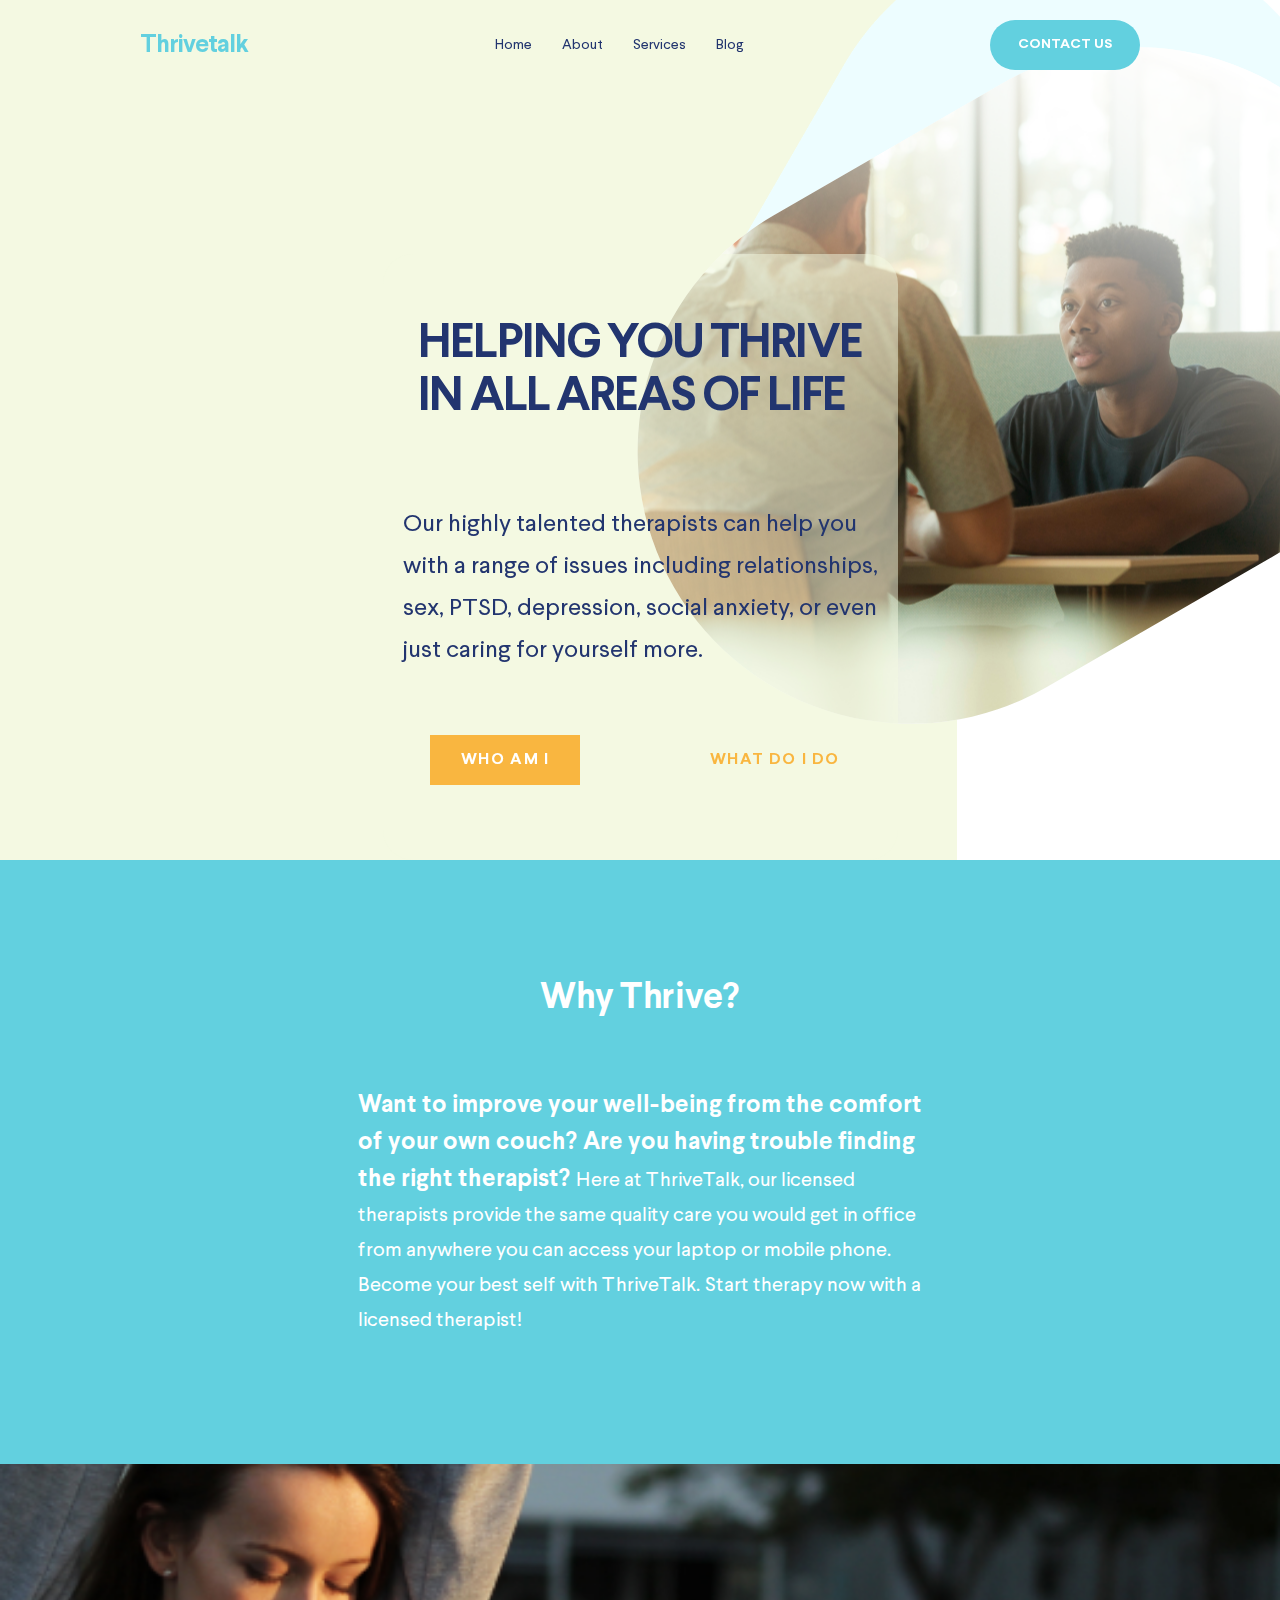
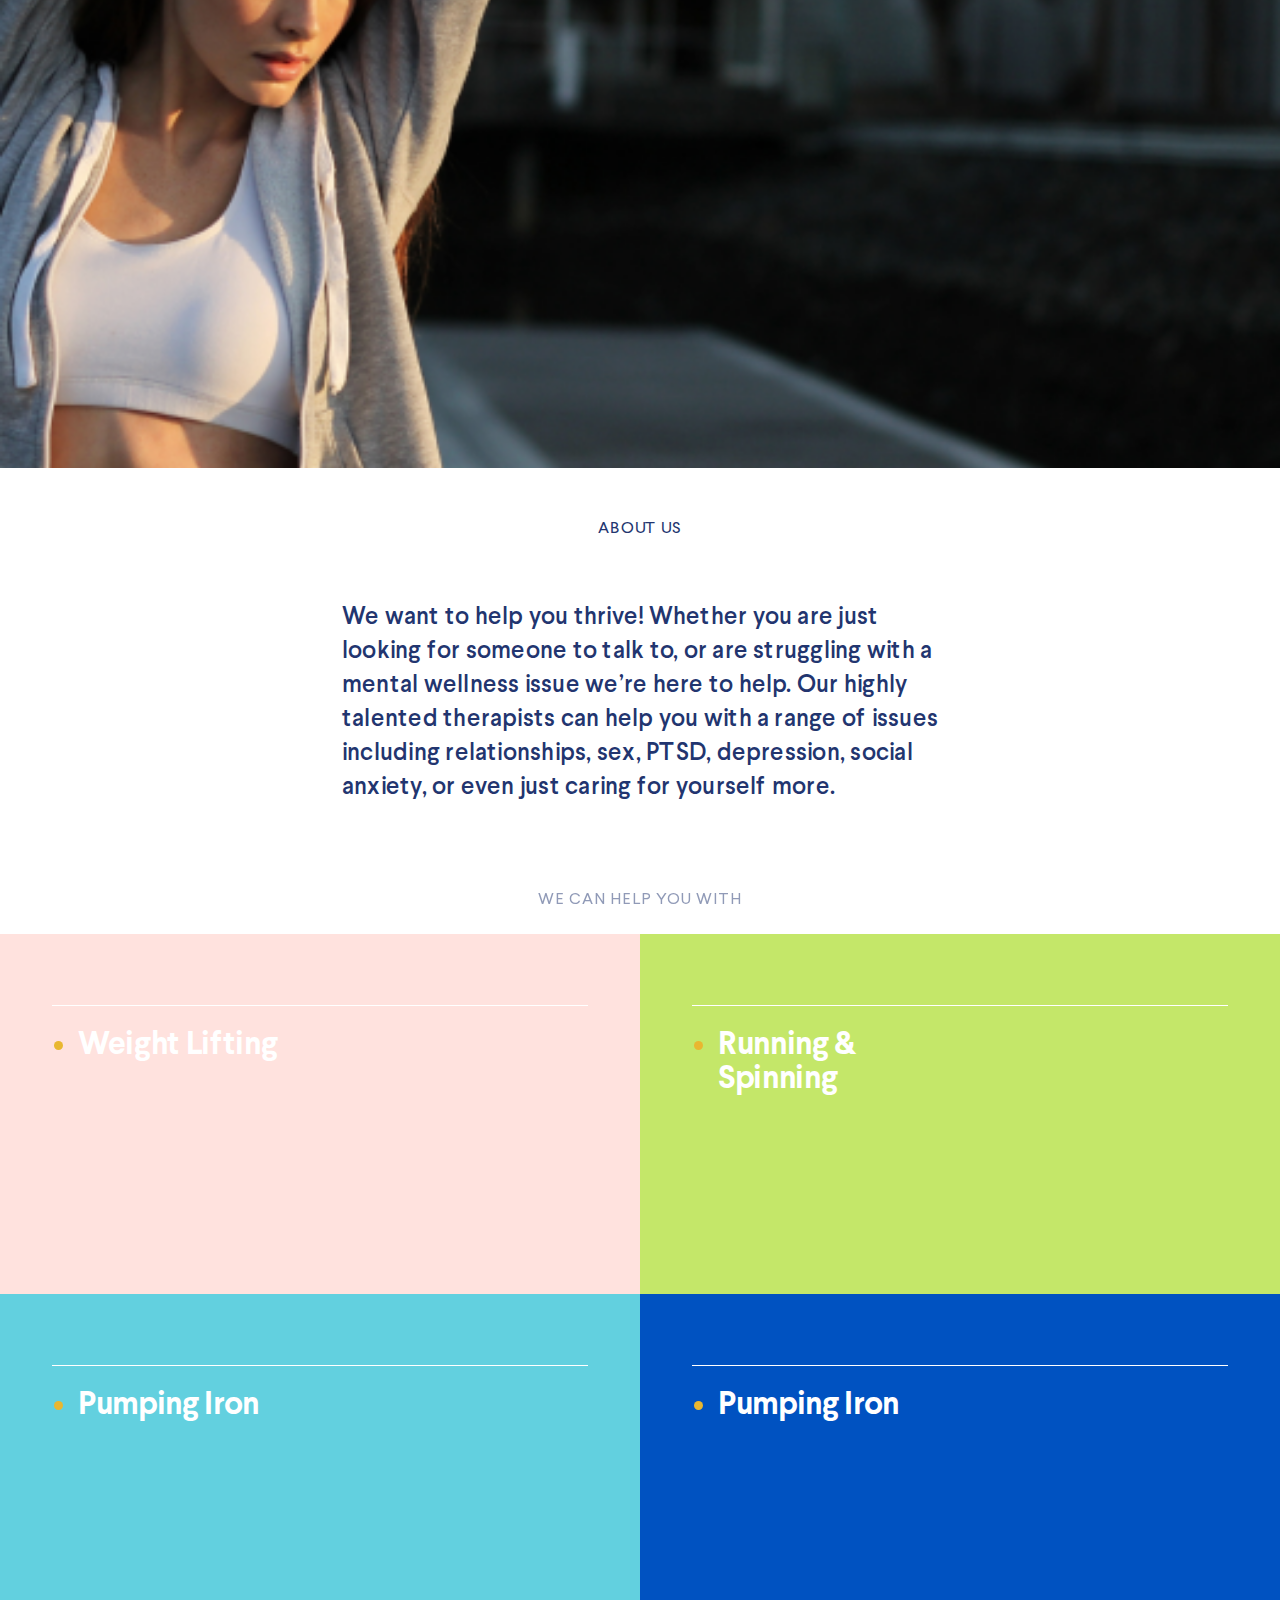
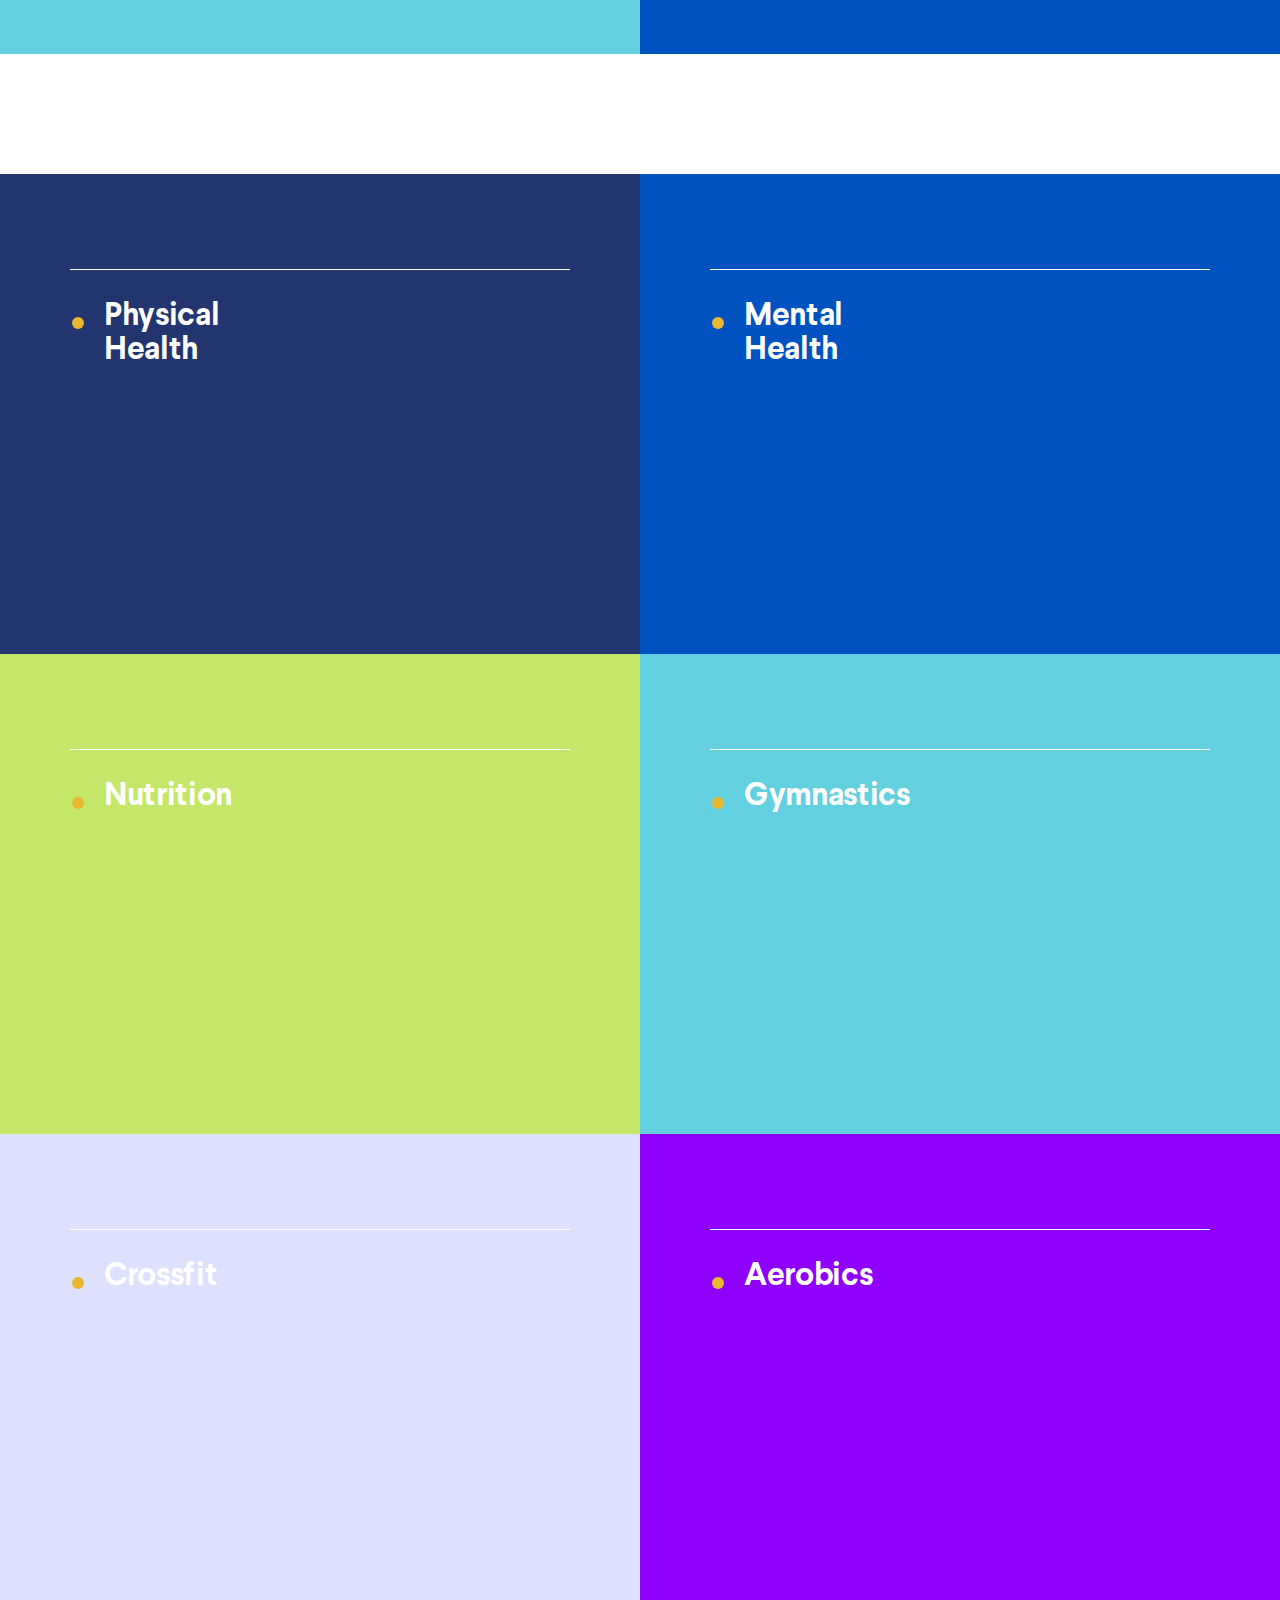
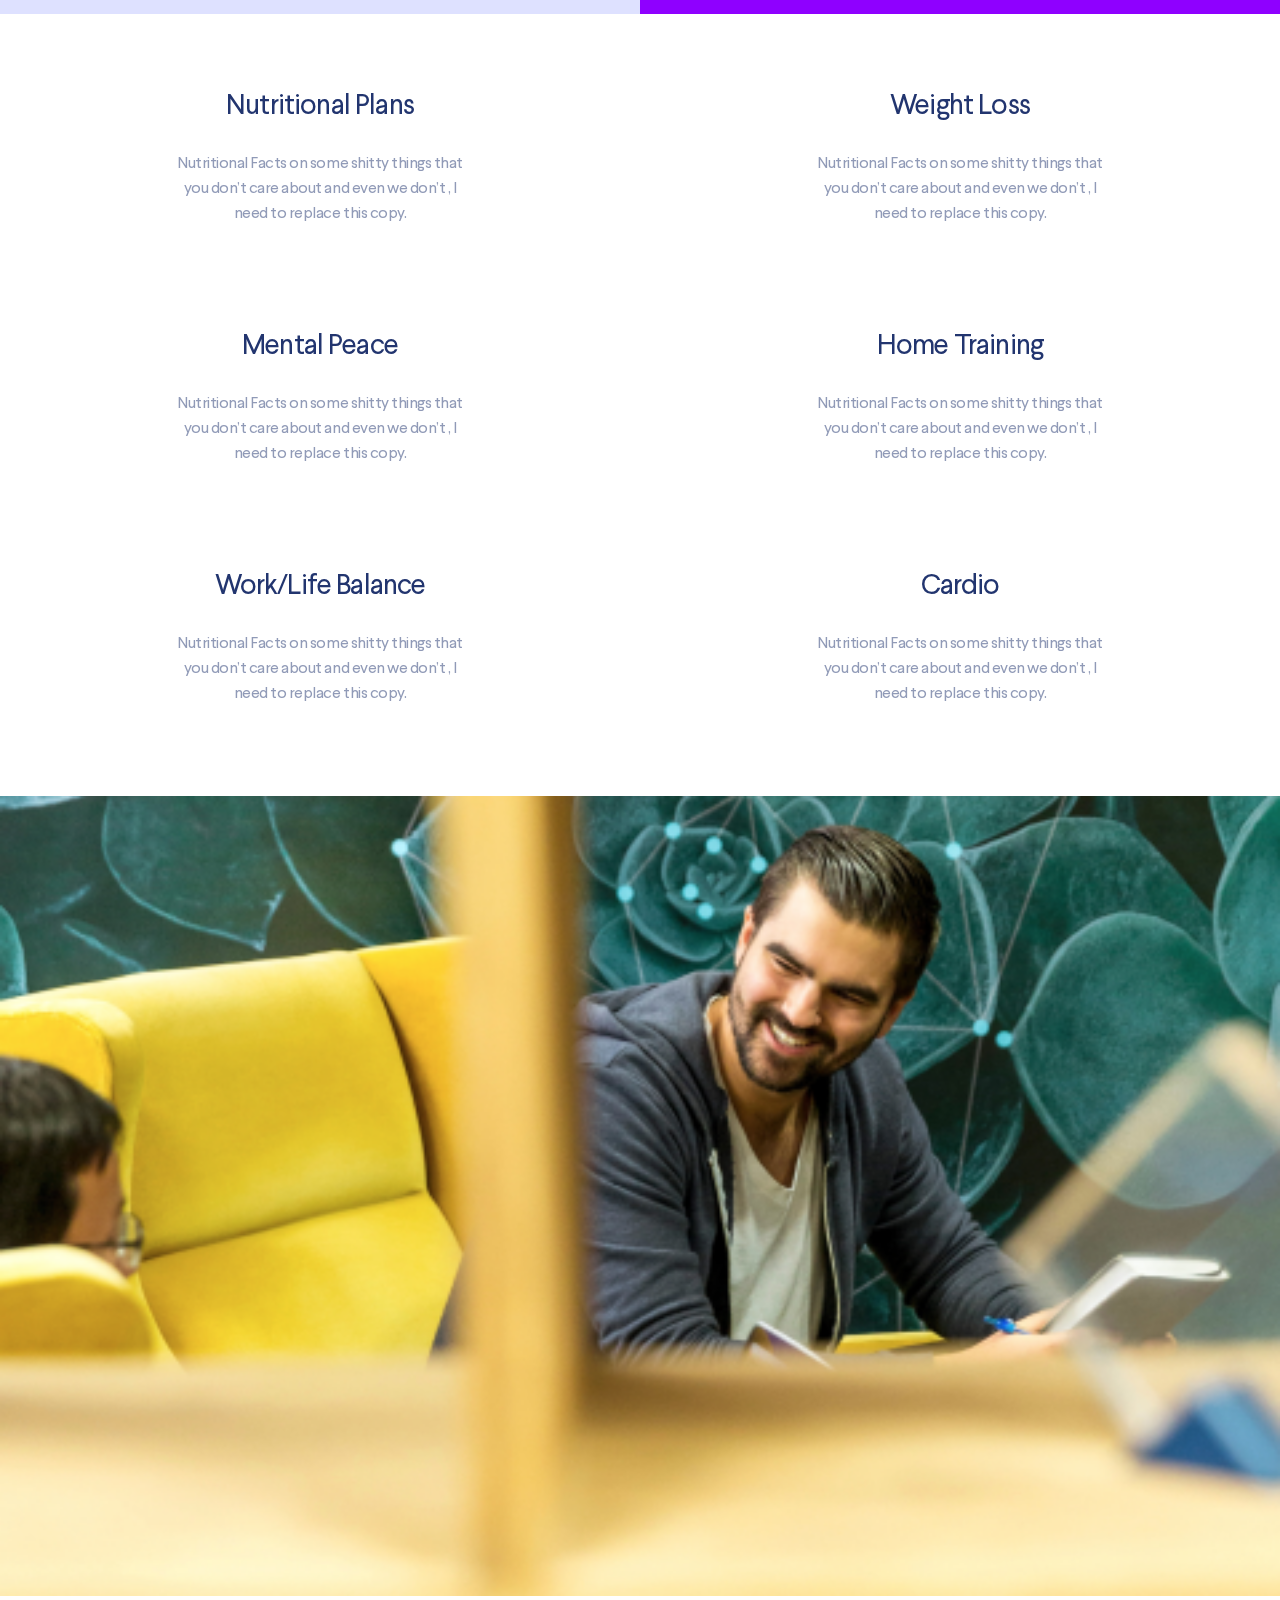
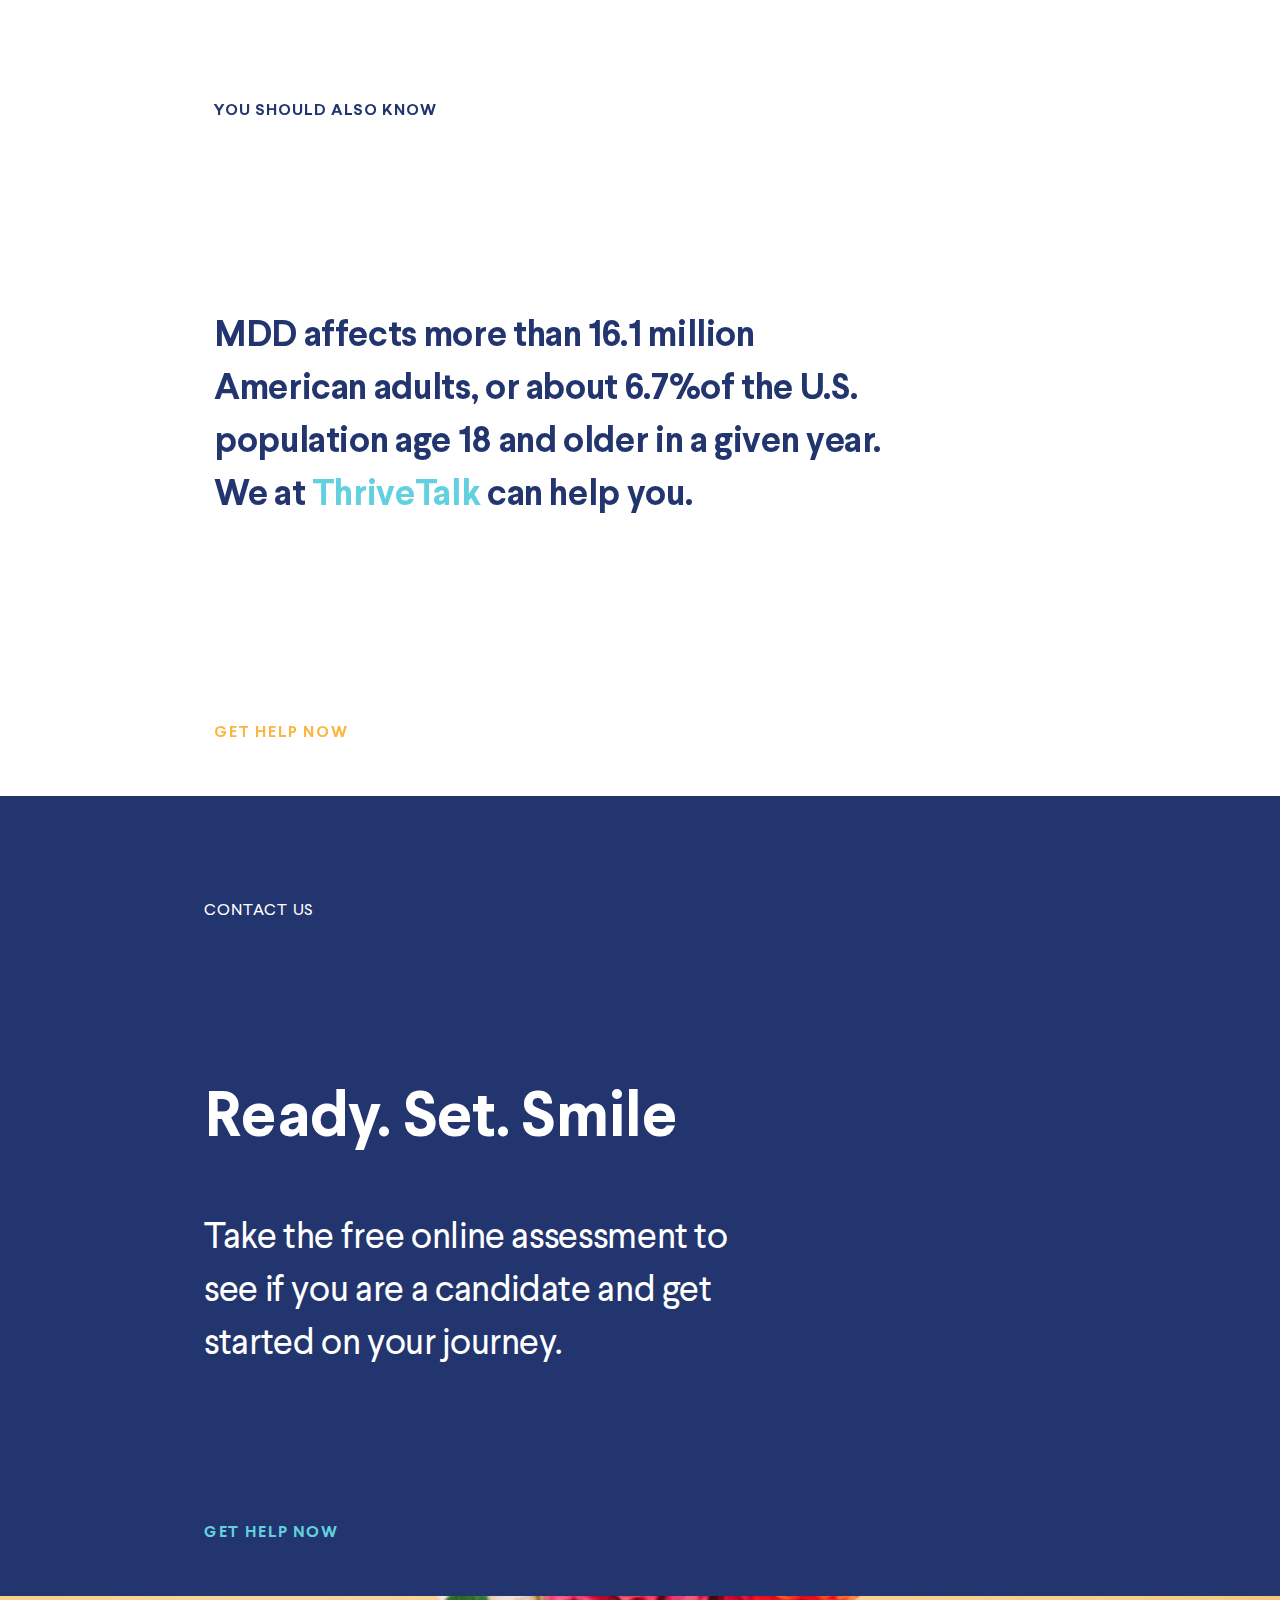
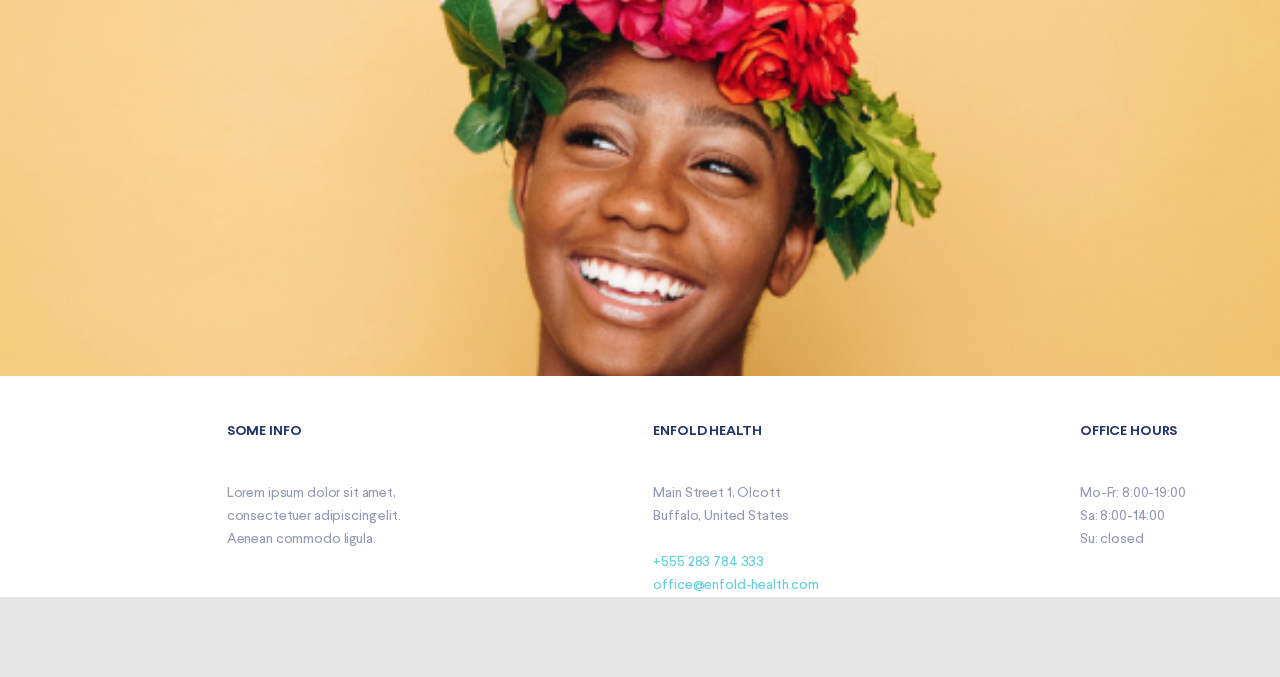
<file: index.html>
<!DOCTYPE html><html lang="en"><head><meta charset="UTF-8"><meta name="viewport" content="width=device-width, initial-scale=1.0"><title>Thrivetalk</title><link rel="stylesheet" href="main.5fa587e5.css"></head><body> <header class="header"> <div class="menu header__menu"> <a href="#" class="menu__logo">Thrivetalk</a> <input type="checkbox" name="toggle" id="menu" class="menu__hamburger"> <label for="menu" class="menu__label"> <span class="menu__icon"></span> </label> <nav class="nav menu__nav"> <ul class="nav__list"> <li class="nav__item"> <a href="#" class="nav__link">Home</a> </li> <li class="nav__item"> <a href="#1" class="nav__link">About</a> </li> <li class="nav__item"> <a href="#2" class="nav__link">Services</a> </li> <li class="nav__item"> <a href="#3" class="nav__link">Blog</a> </li> </ul> </nav> <a href="#4" class="menu__button">Contact us</a> </div> <section class="heading"> <div class="intro heading__intro"> <a href="#" class="intro__logo">Thrivetalk</a> <h1 class="intro__title">Helping you thrive<br>in all areas of life</h1> <p class="intro__text"> Our highly talented therapists can help you<br> with a range of issues including relationships,<br> sex, PTSD, depression, social anxiety, or even<br> just caring for yourself more. </p> <div class="intro__buttons"> <a href="#" class="intro__button">Who am i</a> <a href="#" class="intro__button intro__button--secondary">What do i do</a> </div> </div> <div class="heading__picture-back"></div> <div class="heading__picture-shadow"></div> <div class="heading__picture"> <div class="heading__image"></div> </div> </section> </header> <main> <section class="why-thrive"> <div class="why-thrive__info"> <h2 class="why-thrive__title">Why Thrive?</h2> <p class="why-thrive__text"> <span class="why-thrive__text--bold"> Want to improve your well-being from the comfort<br> of your own couch? Are you having trouble finding<br> the right therapist? </span> Here at ThriveTalk, our licensed<br> therapists provide the same quality care you would get in office<br> from anywhere you can access your laptop or mobile phone.<br> Become your best self with ThriveTalk. Start therapy now with a<br> licensed therapist! </p> </div> <div class="why-thrive__picture"></div> </section> <section class="about-us" id="1"> <h3 class="about-us__title">about us</h3> <p class="about-us__text"> We want to help you thrive! Whether you are just<br> looking for someone to talk to, or are struggling with a<br> mental wellness issue we’re here to help. Our highly<br> talented therapists can help you with a range of issues<br> including relationships, sex, PTSD, depression, social<br> anxiety, or even just caring for yourself more. </p> </section> <section class="help"> <h3 class="help__title">we can help you with</h3> <div class="help__info"> <a href="#" class="help__card"> <div class="help__shadow"></div> <div class="help__text">Weight Lifting</div> </a> <a href="#" class="help__card"> <div class="help__shadow"></div> <div class="help__text">Running &<br>Spinning</div> </a> <a href="#" class="help__card"> <div class="help__shadow"></div> <div class="help__text">Pumping Iron</div> </a> <a href="#" class="help__card"> <div class="help__shadow"></div> <div class="help__text">Pumping Iron</div> </a> </div> </section> <section class="cards" id="2"> <a href="#" class="cards__item cards__item--physical"> <div class="cards__shadow"></div> <div class="cards__text">Physical<br>Health</div> </a> <a href="#" class="cards__item cards__item--mental"> <div class="cards__shadow"></div> <div class="cards__text">Mental<br>Health</div> </a> <a href="#" class="cards__item cards__item--nutrition"> <div class="cards__shadow"></div> <div class="cards__text">Nutrition</div> </a> <a href="#" class="cards__item cards__item--gymnastics"> <div class="cards__shadow"></div> <div class="cards__text">Gymnastics</div> </a> <a href="#" class="cards__item cards__item--crossfit"> <div class="cards__shadow"></div> <div class="cards__text">Crossfit</div> </a> <a href="#" class="cards__item cards__item--aerobics"> <div class="cards__shadow"></div> <div class="cards__text">Aerobics</div> </a> </section> <section class="description cards__description"> <div class="description__item"> <h2 class="description__title">Nutritional Plans</h2> <p class="description__text"> Nutritional Facts on some shitty things that<br> you don’t care about and even we don’t , I<br> need to replace this copy. </p> </div> <div class="description__item"> <h2 class="description__title">Weight Loss</h2> <p class="description__text"> Nutritional Facts on some shitty things that<br> you don’t care about and even we don’t , I<br> need to replace this copy. </p> </div> <div class="description__item"> <h2 class="description__title">Mental Peace</h2> <p class="description__text"> Nutritional Facts on some shitty things that<br> you don’t care about and even we don’t , I<br> need to replace this copy. </p> </div> <div class="description__item"> <h2 class="description__title">Home Training</h2> <p class="description__text"> Nutritional Facts on some shitty things that<br> you don’t care about and even we don’t , I<br> need to replace this copy. </p> </div> <div class="description__item"> <h2 class="description__title">Work/Life Balance</h2> <p class="description__text"> Nutritional Facts on some shitty things that<br> you don’t care about and even we don’t , I<br> need to replace this copy. </p> </div> <div class="description__item"> <h2 class="description__title">Cardio</h2> <p class="description__text"> Nutritional Facts on some shitty things that<br> you don’t care about and even we don’t , I<br> need to replace this copy. </p> </div> </section> <section class="should description__should" id="3"> <div class="should__picture"></div> <div class="should__info"> <h3 class="should__title">you should also know</h3> <p class="should__text"> MDD affects more than 16.1 million<br> American adults, or about 6.7%of the U.S.<br> population age 18 and older in a given year.<br> We at <span class="should__text--selected">ThriveTalk</span> can help you. </p> <a href="#" class="should__link">get help now</a> </div> </section> <section class="contact"> <div class="contact__wrapper"> <div class="contact__info"> <h3 class="contact__title">contact us</h3> <p class="contact__slogan">Ready. Set. Smile</p> <p class="contact__text"> Take the free online assessment to<br> see if you are a candidate and get<br> started on your journey. </p> </div> <div class="contact__link-wrapper"> <a href="#" class="contact__link">get help now</a> </div> </div> <div class="contact__picture"></div> </section> <section class="information" id="4"> <img src="information.84b4a6bc.png" alt="picture with a smiling girl" class="information__picture"> <div class="information__item"> <h3 class="information__title">some info</h3> <p class="information__text"> Lorem ipsum dolor sit amet,<br> consectetuer adipiscing elit.<br> Aenean commodo ligula. </p> </div> <div class="information__item"> <h3 class="information__title">enfold health</h3> <p class="information__text"> Main Street 1, Olcott<br> Buffalo, United States<br> <br> <a href="tel:+555 283 784 333" class="information__link">+555 283 784 333</a><br> <a href="mailto:office@enfold-health.com" class="information__link">office@enfold-health.com</a> </p> </div> <div class="information__item"> <h3 class="information__title">office hours</h3> <p class="information__text"> Mo-Fr: 8:00-19:00<br> Sa: 8:00-14:00<br> Su: closed </p> </div> </section> </main> <footer class="footer"> <span class="footer__icon">©</span> <span class="footer__text">Copyright - ThriveTalk 2017</span> </footer> <script type="text/javascript" src="main.b2b0b56a.js"></script> </body></html>
</file>
<file: main.5fa587e5.css>
@font-face{font-family:Larsseit;src:url(Larsseit.9c64543d.woff) format("woff");font-weight:400;font-style:normal}@font-face{font-family:Larsseit;src:url(Larsseit-Medium.020f33fe.woff) format("woff");font-weight:500;font-style:normal}@font-face{font-family:Larsseit;src:url(Larsseit-Bold.e43b77ae.woff) format("woff");font-weight:700;font-style:normal}body{font-family:Larsseit,sans-serif;font-weight:400;margin:0 auto}h1,h2,h3,li,p,ul{margin:0;padding:0}a{margin:0;text-decoration:none}*{box-sizing:border-box}html{background:#e5e5e5;scroll-behavior:smooth}body{max-width:1440px}.header{position:relative;z-index:0;background-color:#f4f9e2;overflow:hidden}.header__menu{margin-bottom:164px}@media (max-width:760px){.header__menu{margin-bottom:30px}}.menu{z-index:1;left:0;display:flex;justify-content:space-between;align-items:center;padding:27px 131px 0 179px;width:100%}@media (max-width:1280px){.menu{justify-content:space-around;padding:20px}}.menu__logo{font-size:25px;font-weight:700;line-height:27px;letter-spacing:-.04em;color:#62d0df;transition:box-shadow .3s}.menu__logo:hover{box-shadow:1px 1px 3px #000}.menu__button{display:flex;align-items:center;justify-content:center;font-size:14px;font-weight:700;text-transform:uppercase;width:150px;height:50px;color:#fff;background-color:#62d0df;border-radius:50px;z-index:1;transition:transform .3s,background-color .3s}.menu__button:hover{transform:scale(1.1);box-shadow:1px 1px 3px #000;background-color:#58becc}@media (max-width:760px){.menu__button{visibility:hidden;position:absolute;top:100%}}.menu__label{display:none;align-items:center;width:50px;height:50px;cursor:pointer}@media (max-width:760px){.menu__label{display:flex;position:absolute;left:20px;top:10px}}.menu__icon,.menu__icon:after,.menu__icon:before{display:block;position:absolute;width:100%;height:5px;background-color:#62d0df;transition-duration:.3s;z-index:1}.menu__icon:before{content:"";top:-10px;background-color:#f9b640}.menu__icon:after{content:"";top:10px}.menu__icon:hover,.menu__icon:hover:after,.menu__icon:hover:before{box-shadow:1px 1px 3px #000}.menu__hamburger{display:none}.menu__hamburger:checked~.menu__label>.menu__icon,.menu__hamburger:checked~.menu__label>.menu__icon:after,.menu__hamburger:checked~.menu__label>.menu__icon:before{transform:rotate(45deg)}.menu__hamburger:checked~.menu__label>.menu__icon:before{top:0;transform:rotate(0)}.menu__hamburger:checked~.menu__label>.menu__icon:after{top:0;transform:rotate(90deg)}@media (max-width:760px){.menu__hamburger:checked~.menu__nav{visibility:visible;width:100%;height:90%}.menu__hamburger:checked~.menu__button{visibility:visible;position:absolute;top:85%;transition:visibility .5s,top .5s;transition-delay:1s}.menu__hamburger:checked~.menu__nav .nav__list{visibility:visible;transition-duration:.5s;transition-delay:.5s}}.nav{transition-duration:.5s}@media (max-width:760px){.nav{visibility:hidden;background-color:#f4f9e2;position:absolute;bottom:0;left:0;height:0%;width:0;border:5px solid #f9b640;border-top-right-radius:50px}}.nav__list{display:grid;grid-template-columns:repeat(4,auto);column-gap:16px;list-style:none}@media (max-width:760px){.nav__list{visibility:hidden;position:absolute;display:flex;width:100%;height:80%;flex-direction:column;justify-content:space-around}}.nav__item{position:relative}@media (max-width:760px){.nav__item{text-align:center}}.nav__link{display:inline-block;padding:14px 7px;font-size:14px;line-height:16px;color:#22356f;transition:color .3s}.nav__link:hover{color:#62d0df}.nav__link:hover:after{content:"";display:block;position:absolute;bottom:0;left:0;height:5px;width:100%;box-shadow:inset 0 -1px 0 #22356f}@media (max-width:760px){.nav__link{font-size:24px;width:100%;transition:transform .3s,box-shadow .3s}.nav__link:hover{transform:scale(1.5);box-shadow:-5px -5px 10px #62d0df}}.heading{display:flex;justify-content:space-between;padding-left:179px}@media (max-width:1280px){.heading{display:flex;justify-content:center;padding:0}}@media (max-width:760px){.heading{padding-left:20px;padding-right:20px;background-image:url(heading.caa11e23.png);background-position:50%;background-size:cover}}.heading__picture-back{position:absolute;z-index:-1;top:0;right:0;height:100%;width:323px;background-color:#fff}.heading__picture-shadow{position:absolute;z-index:-1;background-image:url(shadow.65d33b3b.png);background-repeat:no-repeat;background-position:100%;top:-19px;right:0;height:840px;width:545px}@media (max-width:760px){.heading__picture-shadow{display:none}}.heading__picture{position:absolute;top:113px;right:-148px;z-index:-1;height:545px;width:808px;transform:rotate(150deg);overflow:hidden;border-radius:312px;background-color:#fff}@media (max-width:760px){.heading__picture{display:none}}.heading__image{position:relative;top:-50px;left:128px;width:750px;height:750px;transform:rotate(-150deg);background-image:url(heading.caa11e23.png);background-repeat:no-repeat;background-size:contain}.intro{display:flex;flex-direction:column;padding-bottom:75px;background-color:rgba(244,249,226,.5);border-radius:30px;transition:background-color .5s}.intro:hover{background-color:#f4f9e2}@media (max-width:1280px){.intro{align-items:center}}@media (max-width:760px){.intro{width:100%;align-items:center}}.intro__logo{height:64px;font-size:25px;font-weight:700;line-height:27px;letter-spacing:-.04em;color:#62d0df}@media (max-width:1280px){.intro__logo{visibility:hidden}}@media (max-width:760px){.intro__logo{display:none}}.intro__title{padding:0 20px;height:167px;font-size:48px;font-weight:700;line-height:53px;letter-spacing:-.04em;text-transform:uppercase;color:#22356f}@media (max-width:760px){.intro__title{font-size:36px;line-height:1;padding:0;text-align:center}}.intro__text{padding:0 20px;margin-top:19px;font-size:24px;line-height:42px;color:#22356f}@media (max-width:760px){.intro__text{margin:0;padding:0 10px;font-size:20px;line-height:1.5;width:100%;text-align:center}}.intro__buttons{display:flex}@media (max-width:1280px){.intro__buttons{justify-content:space-around;width:100%}}@media (max-width:760px){.intro__buttons{flex-direction:column;align-items:center}}.intro__button{display:inline-block;margin-top:63px;font-size:16px;font-weight:700;line-height:50px;letter-spacing:.1em;text-transform:uppercase;text-align:center;width:150px;height:50px;color:#fff;background-color:#f9b640;transition:transform .3s,background-color .3s}.intro__button:hover{transform:scale(1.1);box-shadow:1px 1px 3px #000;background-color:#58becc;color:#f9b640}.intro__button--secondary{margin-left:25px;text-align:center;background-color:transparent;color:#f9b640}.intro__button--secondary:hover{border:1px solid #58becc;color:#58becc;background-color:rgba(244,249,226,.5)}@media (max-width:760px){.intro__button--secondary{margin:25px 0}}.why-thrive{position:relative;display:flex;justify-content:space-between}@media (max-width:1280px){.why-thrive{flex-wrap:wrap}}.why-thrive__info{display:flex;flex-direction:column;align-items:center;padding-top:151px;flex:1 1 auto;background-color:#62d0df;color:#fff}.why-thrive__info:hover{box-shadow:inset 1px 1px 3px #000}@media (max-width:1280px){.why-thrive__info{display:flex;flex-direction:column;justify-content:center;height:604px;padding:0;text-align:center}}@media (max-width:760px){.why-thrive__info{padding:30px}}.why-thrive__title{font-size:36px;line-height:28px;letter-spacing:-.01em}.why-thrive__text{margin-top:75px;font-size:20px;line-height:35px}@media (max-width:1280px){.why-thrive__text{align-self:center;text-align:start}}@media (max-width:760px){.why-thrive__text{text-align:center}.why-thrive__text br{display:none}}.why-thrive__text--bold{font-size:24px;line-height:35px;font-weight:700}.why-thrive__picture{background-image:url(whyThrive.7e8c96f1.png);background-position:50%;background-size:cover;background-repeat:no-repeat;height:604px;flex:0 0 525px}@media (max-width:1280px){.why-thrive__picture{flex:1 1 100%}}@media (max-width:760px){.why-thrive__picture{background-position:0}}.about-us{position:relative;display:flex;justify-content:center;padding-top:150px;background-color:#fff}@media (max-width:1280px){.about-us{flex-direction:column;align-items:center;justify-content:space-between;padding-top:50px}}@media (max-width:760px){.about-us{padding:50px 30px}}.about-us__title{position:absolute;left:106px;font-size:16px;font-weight:400;line-height:23px;letter-spacing:.06em;text-transform:uppercase;color:#22356f}@media (max-width:1280px){.about-us__title{position:static}}@media (max-width:760px){.about-us__title{font-size:20px}}.about-us__text{font-size:24px;line-height:34px;letter-spacing:.01em;font-weight:500;color:#22356f;padding:10px}@media (max-width:1280px){.about-us__text{margin-top:50px}}@media (max-width:760px){.about-us__text{font-size:20px;text-align:center}.about-us__text br{display:none}}.help{padding-top:76px;background-color:#fff}.help__title{text-align:center;font-size:16px;font-weight:400;line-height:19px;letter-spacing:.06em;color:rgba(34,53,111,.5);text-transform:uppercase}@media (max-width:760px){.help__title{font-size:20px}}.help__info{margin-top:24px;display:grid;grid-template-columns:repeat(4,minmax(255px,1fr))}@media (max-width:1280px){.help__info{grid-template-columns:repeat(2,minmax(255px,1fr))}}@media (max-width:760px){.help__info{grid-template-columns:repeat(1,minmax(255px,1fr))}}.help__card{display:flex;flex-direction:column;position:relative;height:360px;padding:0 52px;transition:transform .3s}.help__card:hover{transform:scale(.8) rotate(5deg);box-shadow:inset 1px 1px 10px #000}.help__shadow{align-self:center;width:100%;height:72px;box-shadow:inset 0 -1px 0 #fff;transition-duration:.3s;transition-delay:.8s}.help__card:hover .help__shadow{transform:translateY(-30px);background-color:rgba(233,184,48,.39)}.help__text{margin-left:26px;margin-top:23px;font-size:32px;font-weight:700;line-height:34px;letter-spacing:-.01em;color:#fff}.help__text:before{content:"";position:absolute;left:54px;top:107px;height:9px;width:9px;background:#e9b730;border-radius:50%}.help__info>:first-child{background-color:#ffe2de}.help__info>:nth-child(2){background-color:#c4e769}.help__info>:nth-child(3){background-color:#62d0df}.help__info>:nth-child(4){background-color:#0052c1}.cards{display:grid;grid-template-columns:repeat(3,minmax(340px,1fr));padding-top:120px;background-color:#fff}@media (max-width:1280px){.cards{grid-template-columns:repeat(2,minmax(340px,1fr))}}@media (max-width:760px){.cards{grid-template-columns:repeat(1,minmax(300px,480px));justify-content:center}}.cards__item{display:flex;flex-direction:column;position:relative;height:480px;padding:0 70px;transition:transform .4s,border-radius .4s}.cards__item:hover{transform:scale(.9);border-radius:20px}.cards__item:hover:hover{box-shadow:inset 1px 1px 3px #000}.cards__shadow{align-self:center;width:100%;height:96px;box-shadow:inset 0 -1px 0 #fff}.cards__text{margin-left:34px;margin-top:30px;font-size:32px;font-weight:700;line-height:34px;letter-spacing:-.01em;color:#fff}.cards__text:before{content:"";position:absolute;left:72px;top:143px;height:12px;width:12px;background:#e9b730;border-radius:50%}.cards__item--physical{background-color:#22356f}.cards__item--physical:hover{background-image:url(ph-h.28b5f872.jpeg);background-size:cover;background-position:50%}.cards__item--mental{background-color:#0052c1}.cards__item--mental:hover{background-image:url(men-hel.18c845da.jpg);background-size:cover;background-position:50%}.cards__item--nutrition{background-color:#c4e769}.cards__item--nutrition:hover{background-image:url(nutrition.8b3f1829.png);background-size:cover;background-position:50%}.cards__item--gymnastics{background-color:#62d0df}.cards__item--gymnastics:hover{background-image:url(gym.a1240717.png);background-size:cover;background-position:50%}.cards__item--crossfit{background-color:#dee1ff}.cards__item--crossfit:hover{background-image:url(cross.233da978.jpg);background-size:cover;background-position:50%}.cards__item--aerobics{background-color:#8f00ff}.cards__item--aerobics:hover{background-image:url(aer.3d2521dd.jpg);background-size:cover;background-position:50%}.cards__description{padding-top:22px}.description{display:grid;grid-template-columns:repeat(3,minmax(300px,1fr));background-color:#fff}@media (max-width:1280px){.description{grid-template-columns:repeat(2,minmax(300px,1fr))}}@media (max-width:760px){.description{grid-template-columns:repeat(1,minmax(300px,1fr))}}.description__item{height:240px;padding-top:55px;padding-left:105px}@media (max-width:1280px){.description__item{text-align:center;padding-left:0}}.description__title{font-size:28px;font-weight:400;line-height:33px;letter-spacing:-.03em;color:#22356f}.description__text{margin-top:28px;font-size:16px;line-height:25px;letter-spacing:-.03em;color:rgba(34,53,111,.5)}.description__item:hover .description__text{transform:scale(1.2);color:#f9b640;text-decoration:underline}.description__should{padding-top:40px}.should{display:flex;justify-content:space-between;background-color:#fff}@media (max-width:1280px){.should{flex-direction:column}}@media (max-width:760px){.should{justify-content:center}}.should__picture{background-image:url(youShouldAlso.e69086fb.png);background-repeat:no-repeat;background-size:cover;height:800px;width:480px}.should__picture:hover{box-shadow:inset 1px 1px 3px #000}@media (max-width:1280px){.should__picture{width:100%;background-position:50%}}@media (max-width:760px){.should__picture{width:100%}}.should__info{display:flex;flex-direction:column;justify-content:space-between;padding:103px 30px 42px}@media (max-width:1280px){.should__info{height:800px;padding-left:calc(30vw - 180px)}}@media (max-width:760px){.should__info{text-align:center;padding:50px 20px}}.should__title{font-size:16px;line-height:24px;letter-spacing:.06em;text-transform:uppercase;background-color:#fff}.should__text,.should__title{padding-left:10px;color:#22356f}.should__text{font-size:36px;font-weight:700;line-height:53px;letter-spacing:-.01em;transition:background-color .5s;background-color:hsla(0,0%,100%,.5)}@media (max-width:760px){.should__text{font-size:29px;line-height:1.5;text-align:start}.should__text br{display:none}}.should__text--selected{color:#62d0df}.should__link{display:inline-block;width:160px;padding:10px;font-size:16px;font-weight:700;line-height:23px;text-transform:uppercase;letter-spacing:.1em;color:#f9b640;background-color:#fff;transition:background-color .5s,transform .3s}@media (max-width:760px){.should__link{margin:0 auto}}.should__link:hover{background-color:#58becc;transform:scale(1.2);box-shadow:2px 2px 10px #000}.contact{position:relative;display:flex;justify-content:space-between;background-color:#22356f}.contact__wrapper{padding-top:103px}@media (max-width:1280px){.contact__wrapper{height:800px}}@media (max-width:760px){.contact__wrapper{width:100%;padding:50px 20px;display:flex;flex-direction:column;justify-content:space-between;text-align:center}}.contact__info{padding-left:180px}@media (max-width:1280px){.contact__info{padding-left:calc(30vw - 180px)}}.contact__title{font-size:16px;line-height:24px;font-weight:400;text-transform:uppercase;letter-spacing:.06em;color:#fff;background-color:#22356f}.contact__slogan{margin-top:230px;font-size:64px;line-height:94px;font-weight:700;letter-spacing:-.01em;color:#fff;background-color:rgba(34,53,111,.5);transition:background-color .5s}.contact__slogan:hover{background-color:#22356f}@media (max-width:1280px){.contact__slogan{margin-top:150px}}@media (max-width:760px){.contact__slogan{font-size:39px;line-height:94px}}.contact__text{margin-top:45px;font-size:36px;line-height:53px;letter-spacing:-.01em;color:#fff;background-color:rgba(34,53,111,.5);transition:background-color .5s}.contact__text:hover{background-color:#22356f}@media (max-width:760px){.contact__text{font-size:29px;line-height:1.5}.contact__text br{display:none}}.contact__link-wrapper{padding-left:170px;margin-top:60px}@media (max-width:1280px){.contact__link-wrapper{padding-left:calc(30vw - 190px);margin-top:140px}}@media (max-width:760px){.contact__link-wrapper{margin:0}}.contact__link{display:inline-block;padding:10px;font-size:16px;font-weight:700;line-height:23px;text-transform:uppercase;letter-spacing:.1em;color:#62d0df;background-color:#22356f;transition:background-color .5s,transform .3s}.contact__link:hover{background-color:#f9b640;transform:scale(1.2);box-shadow:1px 0 20px #fff}@media (max-width:760px){.contact__link{margin:0}}.contact__picture{background-image:url(contact-us.87c172c0.png);background-repeat:no-repeat;background-size:cover;height:800px;width:480px}.contact__picture:hover{box-shadow:inset 1px 1px 3px #000}@media (max-width:1280px){.contact__picture{display:none}}.information{display:flex;justify-content:space-between;background-color:#fff}@media (max-width:1280px){.information{flex-wrap:wrap}}.information__picture{object-fit:cover;height:380px}@media (max-width:1280px){.information__picture{flex:1 1 100%}}@media (max-width:760px){.information__picture{width:300px}}.information__item{padding-top:98px}@media (max-width:1280px){.information__item{display:flex;flex-direction:column;align-items:end;padding-top:50px;flex:1 1 33.33%}}@media (max-width:760px){.information__item{text-align:center;align-items:center;flex:1 1 100%}}.information__title{font-weight:700;text-transform:uppercase;line-height:11px;color:#22356f}.information__text,.information__title{width:200px;font-size:14px;letter-spacing:-.01em}.information__text{text-align:start;margin-top:45px;line-height:23px;color:rgba(34,53,111,.5)}@media (max-width:760px){.information__text{text-align:center}}.information__link{color:#62d0df}.footer{display:flex;align-items:center;position:sticky;bottom:0;padding-left:179px;z-index:-2;height:80px;background-color:#62d0df;color:#fff;font-size:14px;line-height:11px;letter-spacing:-.01em}@media (max-width:760px){.footer{justify-content:center;padding-left:0}}.footer__icon{position:relative;top:2px}.footer__text{margin-left:6px}
/*# sourceMappingURL=main.5fa587e5.css.map */
</file>
